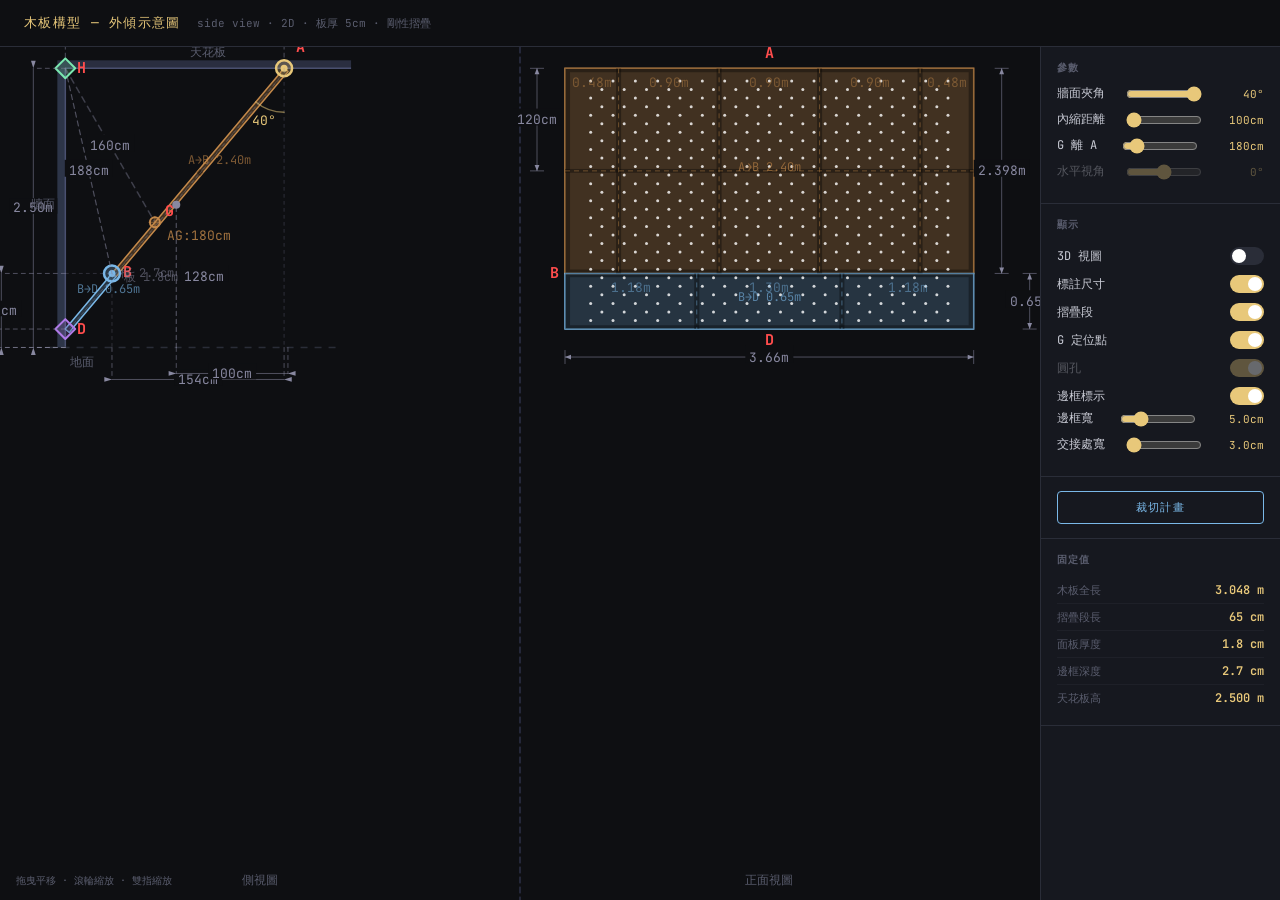
<file: index.html>
<!DOCTYPE html>
<html lang="zh-TW">
<head>
<meta charset="UTF-8">
<meta name="viewport" content="width=device-width, initial-scale=1.0">
<title>木板構型示意圖</title>
<link rel="stylesheet" href="Code/board_viz.css">
</head>
<body>
<header>
  <h1>木板構型 — 外傾示意圖</h1>
  <span>side view · 2D · 板厚 5cm · 剛性摺疊</span>
</header>
<div class="main">
  <div class="canvas-wrap">
    <canvas id="c"></canvas>
    <div class="hint">拖曳平移 · 滾輪縮放 · 雙指縮放</div>
  </div>
  <div class="panel">
    <div class="panel-section">
      <h2>參數</h2>
      <div class="param-row">
        <label>牆面夾角</label>
        <input type="range" id="angle" min="0" max="40" step="0.5" value="40">
        <span class="param-val" id="angleVal">40°</span>
      </div>
      <div class="param-row">
        <label>內縮距離</label>
        <input type="range" id="inward" min="100" max="150" step="5" value="100">
        <span class="param-val" id="inwardVal">100cm</span>
      </div>
      <div class="param-row">
        <label>G 離 A</label>
        <input type="range" id="gOffset" min="175" max="215" step="1" value="180">
        <span class="param-val" id="gOffsetVal">180cm</span>
      </div>
      <div class="param-row disabled">
        <label>水平視角</label>
        <input type="range" id="hViewAngle" min="-90" max="90" step="1" value="0">
        <span class="param-val" id="hViewAngleVal">0°</span>
      </div>

    </div>
    <div class="panel-section">
      <h2>顯示</h2>
      <div class="toggle-row"><label>3D 視圖</label><div class="toggle" id="tog3D"></div></div>
      <div class="toggle-row"><label>標註尺寸</label><div class="toggle on" id="togDims"></div></div>
      <div class="toggle-row"><label>摺疊段</label><div class="toggle on" id="togFold"></div></div>
      <div class="toggle-row"><label>G 定位點</label><div class="toggle on" id="togQuarter"></div></div>
      <div class="toggle-row disabled"><label>圓孔</label><div class="toggle on" id="togScrewHoles"></div></div>
      <div class="toggle-row"><label>邊框標示</label><div class="toggle on" id="togBorderMark"></div></div>
      <div class="param-row" id="borderMarkWidthRow">
        <label>邊框寬</label>
        <input type="range" id="borderMarkWidth" min="3.6" max="10" step="0.1" value="5">
        <span class="param-val" id="borderMarkWidthVal">5.0cm</span>
      </div>
      <div class="param-row" id="borderMarkJunctionWidthRow">
        <label>交接處寬</label>
        <input type="range" id="borderMarkJunctionWidth" min="3" max="5" step="0.1" value="3">
        <span class="param-val" id="borderMarkJunctionWidthVal">3.0cm</span>
      </div>
    </div>
    <div class="panel-section">
      <button class="cp-btn" id="btnCuttingPlan">裁切計畫</button>
    </div>
    <div class="panel-section">
      <h2>固定值</h2>
      <div class="stat-row"><span class="stat-label">木板全長</span><span class="stat-val yellow">3.048 m</span></div>
      <div class="stat-row"><span class="stat-label">摺疊段長</span><span class="stat-val yellow">65 cm</span></div>
      <div class="stat-row"><span class="stat-label">面板厚度</span><span class="stat-val yellow">1.8 cm</span></div>
      <div class="stat-row"><span class="stat-label">邊框深度</span><span class="stat-val yellow">2.7 cm</span></div>
      <div class="stat-row"><span class="stat-label">天花板高</span><span class="stat-val yellow">2.500 m</span></div>
    </div>
  </div>
</div>
<script type="module" src="Code/board_viz.js"></script>

<div class="cp-overlay" id="cuttingPlanModal">
  <div class="cp-box">
    <button class="cp-close" id="cpClose">×</button>
    <svg xmlns="http://www.w3.org/2000/svg" viewBox="0 0 760 385" style="max-width:100%;display:block;margin:0 auto">

      <!-- Title -->
      <text x="380" y="18" text-anchor="middle" font-size="12" font-weight="600" fill="#c8cad4" font-family="JetBrains Mono,monospace" letter-spacing=".08em">CUTTING PLAN — 244×122 CM PANELS · 5 MM KERF · 5 PANELS</text>

      <!-- Legend -->
      <rect x="198" y="28" width="11" height="11" fill="#C4894A" rx="2"/>
      <text x="214" y="38" font-size="10" fill="#8a8d9e" font-family="JetBrains Mono,monospace">主板 Main</text>
      <rect x="310" y="28" width="11" height="11" fill="#7AB8E8" rx="2"/>
      <text x="326" y="38" font-size="10" fill="#8a8d9e" font-family="JetBrains Mono,monospace">摺疊板 Fold</text>
      <rect x="432" y="28" width="11" height="11" fill="#1e2028" rx="2" stroke="#2a2d38" stroke-width="1"/>
      <text x="448" y="38" font-size="10" fill="#8a8d9e" font-family="JetBrains Mono,monospace">廢料 Waste</text>
      <line x1="540" y1="33" x2="570" y2="33" stroke="#5a5d6e" stroke-width="1" stroke-dasharray="3,2"/>
      <text x="575" y="38" font-size="10" fill="#8a8d9e" font-family="JetBrains Mono,monospace">鋸縫 Kerf</text>

      <!-- ── ROW 1 labels ── -->
      <text x="30"  y="60" font-size="10" fill="#5a5d6e" font-family="JetBrains Mono,monospace">Panel 1 — M2-A + M2-B</text>
      <text x="270" y="60" font-size="10" fill="#5a5d6e" font-family="JetBrains Mono,monospace">Panel 2 — M3-A + M3-B</text>
      <text x="510" y="60" font-size="10" fill="#5a5d6e" font-family="JetBrains Mono,monospace">Panel 3 — M4-A + M4-B</text>

      <!-- Panel 1 (M2-A + M2-B) -->
      <g transform="translate(30,65)">
        <rect x="0" y="0" width="220" height="110" fill="none" stroke="#2a2d38" stroke-width="1.5"/>
        <!-- M2-A (A端) -->
        <rect x="0" y="0" width="108" height="81" fill="#C4894A"/>
        <text x="54" y="34" text-anchor="middle" font-size="10" font-weight="600" fill="white" font-family="JetBrains Mono,monospace">M2-A</text>
        <text x="54" y="47" text-anchor="middle" font-size="8" fill="rgba(255,255,255,.7)" font-family="JetBrains Mono,monospace">90×119.9 cm</text>
        <!-- kerf (mid-frame seam) -->
        <line x1="108.5" y1="0" x2="108.5" y2="81" stroke="#5a5d6e" stroke-width=".75" stroke-dasharray="3,2"/>
        <!-- M2-B (B端) -->
        <rect x="109" y="0" width="108" height="81" fill="#C4894A"/>
        <text x="163" y="34" text-anchor="middle" font-size="10" font-weight="600" fill="white" font-family="JetBrains Mono,monospace">M2-B</text>
        <text x="163" y="47" text-anchor="middle" font-size="8" fill="rgba(255,255,255,.7)" font-family="JetBrains Mono,monospace">90×119.9 cm</text>
        <!-- end waste -->
        <rect x="217" y="0" width="3" height="81" fill="#1e2028"/>
        <line x1="0" y1="81.5" x2="220" y2="81.5" stroke="#5a5d6e" stroke-width=".75" stroke-dasharray="3,2"/>
        <rect x="0" y="82" width="220" height="28" fill="#1e2028"/>
        <text x="110" y="99" text-anchor="middle" font-size="8" fill="#3e4050" font-family="JetBrains Mono,monospace">waste 32 cm</text>
        <text x="108" y="122" text-anchor="middle" font-size="8" fill="#3e4050" font-family="JetBrains Mono,monospace">← 244 cm →</text>
        <text x="-3" y="41" text-anchor="end" font-size="8" fill="#C4894A" font-family="JetBrains Mono,monospace">90</text>
        <text x="-3" y="98" text-anchor="end" font-size="8" fill="#3e4050" font-family="JetBrains Mono,monospace">32</text>
      </g>

      <!-- Panel 2 (M3-A + M3-B) -->
      <g transform="translate(270,65)">
        <rect x="0" y="0" width="220" height="110" fill="none" stroke="#2a2d38" stroke-width="1.5"/>
        <rect x="0" y="0" width="108" height="81" fill="#C4894A"/>
        <text x="54" y="34" text-anchor="middle" font-size="10" font-weight="600" fill="white" font-family="JetBrains Mono,monospace">M3-A</text>
        <text x="54" y="47" text-anchor="middle" font-size="8" fill="rgba(255,255,255,.7)" font-family="JetBrains Mono,monospace">90×119.9 cm</text>
        <line x1="108.5" y1="0" x2="108.5" y2="81" stroke="#5a5d6e" stroke-width=".75" stroke-dasharray="3,2"/>
        <rect x="109" y="0" width="108" height="81" fill="#C4894A"/>
        <text x="163" y="34" text-anchor="middle" font-size="10" font-weight="600" fill="white" font-family="JetBrains Mono,monospace">M3-B</text>
        <text x="163" y="47" text-anchor="middle" font-size="8" fill="rgba(255,255,255,.7)" font-family="JetBrains Mono,monospace">90×119.9 cm</text>
        <rect x="217" y="0" width="3" height="81" fill="#1e2028"/>
        <line x1="0" y1="81.5" x2="220" y2="81.5" stroke="#5a5d6e" stroke-width=".75" stroke-dasharray="3,2"/>
        <rect x="0" y="82" width="220" height="28" fill="#1e2028"/>
        <text x="110" y="99" text-anchor="middle" font-size="8" fill="#3e4050" font-family="JetBrains Mono,monospace">waste 32 cm</text>
      </g>

      <!-- Panel 3 (M4-A + M4-B) -->
      <g transform="translate(510,65)">
        <rect x="0" y="0" width="220" height="110" fill="none" stroke="#2a2d38" stroke-width="1.5"/>
        <rect x="0" y="0" width="108" height="81" fill="#C4894A"/>
        <text x="54" y="34" text-anchor="middle" font-size="10" font-weight="600" fill="white" font-family="JetBrains Mono,monospace">M4-A</text>
        <text x="54" y="47" text-anchor="middle" font-size="8" fill="rgba(255,255,255,.7)" font-family="JetBrains Mono,monospace">90×119.9 cm</text>
        <line x1="108.5" y1="0" x2="108.5" y2="81" stroke="#5a5d6e" stroke-width=".75" stroke-dasharray="3,2"/>
        <rect x="109" y="0" width="108" height="81" fill="#C4894A"/>
        <text x="163" y="34" text-anchor="middle" font-size="10" font-weight="600" fill="white" font-family="JetBrains Mono,monospace">M4-B</text>
        <text x="163" y="47" text-anchor="middle" font-size="8" fill="rgba(255,255,255,.7)" font-family="JetBrains Mono,monospace">90×119.9 cm</text>
        <rect x="217" y="0" width="3" height="81" fill="#1e2028"/>
        <line x1="0" y1="81.5" x2="220" y2="81.5" stroke="#5a5d6e" stroke-width=".75" stroke-dasharray="3,2"/>
        <rect x="0" y="82" width="220" height="28" fill="#1e2028"/>
        <text x="110" y="99" text-anchor="middle" font-size="8" fill="#3e4050" font-family="JetBrains Mono,monospace">waste 32 cm</text>
      </g>

      <!-- ── ROW 2 labels ── -->
      <text x="150" y="205" font-size="10" fill="#5a5d6e" font-family="JetBrains Mono,monospace">Panel 4 — F1 + F3 + M1-A + M1-B</text>
      <text x="390" y="205" font-size="10" fill="#5a5d6e" font-family="JetBrains Mono,monospace">Panel 5 — F2 + M5-A + M5-B</text>

      <!-- Panel 4 (F1 + F3 + M1-A + M1-B) -->
      <g transform="translate(150,210)">
        <rect x="0" y="0" width="220" height="110" fill="none" stroke="#2a2d38" stroke-width="1.5"/>
        <!-- F1 -->
        <rect x="0" y="0" width="106" height="59" fill="#7AB8E8"/>
        <text x="53" y="25" text-anchor="middle" font-size="11" font-weight="600" fill="white" font-family="JetBrains Mono,monospace">F1</text>
        <text x="53" y="38" text-anchor="middle" font-size="8" fill="rgba(255,255,255,.8)" font-family="JetBrains Mono,monospace">118 × 65 cm</text>
        <!-- kerf v -->
        <line x1="106.5" y1="0" x2="106.5" y2="59" stroke="#5a5d6e" stroke-width=".75" stroke-dasharray="3,2"/>
        <!-- F3 -->
        <rect x="107" y="0" width="106" height="59" fill="#7AB8E8"/>
        <text x="160" y="25" text-anchor="middle" font-size="11" font-weight="600" fill="white" font-family="JetBrains Mono,monospace">F3</text>
        <text x="160" y="38" text-anchor="middle" font-size="8" fill="rgba(255,255,255,.8)" font-family="JetBrains Mono,monospace">118 × 65 cm</text>
        <!-- 7 cm waste end for F row -->
        <rect x="213" y="0" width="7" height="59" fill="#1e2028"/>
        <!-- kerf h -->
        <line x1="0" y1="59.5" x2="220" y2="59.5" stroke="#5a5d6e" stroke-width=".75" stroke-dasharray="3,2"/>
        <!-- M1-A -->
        <rect x="0" y="60" width="108" height="43" fill="#C4894A"/>
        <text x="54" y="76" text-anchor="middle" font-size="10" font-weight="600" fill="white" font-family="JetBrains Mono,monospace">M1-A</text>
        <text x="54" y="88" text-anchor="middle" font-size="8" fill="rgba(255,255,255,.7)" font-family="JetBrains Mono,monospace">48×119.9 cm</text>
        <!-- kerf v (mid-frame seam) -->
        <line x1="108.5" y1="60" x2="108.5" y2="103" stroke="#5a5d6e" stroke-width=".75" stroke-dasharray="3,2"/>
        <!-- M1-B -->
        <rect x="109" y="60" width="108" height="43" fill="#C4894A"/>
        <text x="163" y="76" text-anchor="middle" font-size="10" font-weight="600" fill="white" font-family="JetBrains Mono,monospace">M1-B</text>
        <text x="163" y="88" text-anchor="middle" font-size="8" fill="rgba(255,255,255,.7)" font-family="JetBrains Mono,monospace">48×119.9 cm</text>
        <!-- end waste for M row -->
        <rect x="217" y="60" width="3" height="43" fill="#1e2028"/>
        <!-- bottom waste -->
        <line x1="0" y1="103.5" x2="220" y2="103.5" stroke="#5a5d6e" stroke-width=".75" stroke-dasharray="3,2"/>
        <rect x="0" y="104" width="220" height="6" fill="#1e2028"/>
        <!-- dim labels -->
        <text x="53"  y="-4" text-anchor="middle" font-size="8" fill="#7AB8E8" font-family="JetBrains Mono,monospace">118 cm</text>
        <text x="160" y="-4" text-anchor="middle" font-size="8" fill="#7AB8E8" font-family="JetBrains Mono,monospace">118 cm</text>
        <text x="-3" y="30" text-anchor="end" font-size="8" fill="#7AB8E8" font-family="JetBrains Mono,monospace">65</text>
        <text x="-3" y="82" text-anchor="end" font-size="8" fill="#C4894A" font-family="JetBrains Mono,monospace">48</text>
      </g>

      <!-- Panel 5 (F2 + M5-A + M5-B) -->
      <g transform="translate(390,210)">
        <rect x="0" y="0" width="220" height="110" fill="none" stroke="#2a2d38" stroke-width="1.5"/>
        <!-- F2 -->
        <rect x="0" y="0" width="117" height="59" fill="#7AB8E8"/>
        <text x="58" y="25" text-anchor="middle" font-size="11" font-weight="600" fill="white" font-family="JetBrains Mono,monospace">F2</text>
        <text x="58" y="38" text-anchor="middle" font-size="8" fill="rgba(255,255,255,.8)" font-family="JetBrains Mono,monospace">130 × 65 cm</text>
        <!-- kerf v -->
        <line x1="117.5" y1="0" x2="117.5" y2="59" stroke="#5a5d6e" stroke-width=".75" stroke-dasharray="3,2"/>
        <!-- waste right -->
        <rect x="118" y="0" width="102" height="59" fill="#1e2028"/>
        <text x="169" y="33" text-anchor="middle" font-size="8" fill="#3e4050" font-family="JetBrains Mono,monospace">waste 113.5 cm</text>
        <!-- kerf h -->
        <line x1="0" y1="59.5" x2="220" y2="59.5" stroke="#5a5d6e" stroke-width=".75" stroke-dasharray="3,2"/>
        <!-- M5-A -->
        <rect x="0" y="60" width="108" height="43" fill="#C4894A"/>
        <text x="54" y="76" text-anchor="middle" font-size="10" font-weight="600" fill="white" font-family="JetBrains Mono,monospace">M5-A</text>
        <text x="54" y="88" text-anchor="middle" font-size="8" fill="rgba(255,255,255,.7)" font-family="JetBrains Mono,monospace">48×119.9 cm</text>
        <!-- kerf v (mid-frame seam) -->
        <line x1="108.5" y1="60" x2="108.5" y2="103" stroke="#5a5d6e" stroke-width=".75" stroke-dasharray="3,2"/>
        <!-- M5-B -->
        <rect x="109" y="60" width="108" height="43" fill="#C4894A"/>
        <text x="163" y="76" text-anchor="middle" font-size="10" font-weight="600" fill="white" font-family="JetBrains Mono,monospace">M5-B</text>
        <text x="163" y="88" text-anchor="middle" font-size="8" fill="rgba(255,255,255,.7)" font-family="JetBrains Mono,monospace">48×119.9 cm</text>
        <!-- end waste for M row -->
        <rect x="217" y="60" width="3" height="43" fill="#1e2028"/>
        <line x1="0" y1="103.5" x2="220" y2="103.5" stroke="#5a5d6e" stroke-width=".75" stroke-dasharray="3,2"/>
        <rect x="0" y="104" width="220" height="6" fill="#1e2028"/>
        <!-- dim labels -->
        <text x="58"  y="-4" text-anchor="middle" font-size="8" fill="#7AB8E8" font-family="JetBrains Mono,monospace">130 cm</text>
        <text x="-3" y="30" text-anchor="end" font-size="8" fill="#7AB8E8" font-family="JetBrains Mono,monospace">65</text>
        <text x="-3" y="82" text-anchor="end" font-size="8" fill="#C4894A" font-family="JetBrains Mono,monospace">48</text>
      </g>

      <!-- Footer note -->
      <text x="380" y="353" text-anchor="middle" font-size="9" fill="#3e4050" font-family="JetBrains Mono,monospace">Panels 1–3 identical layout · All piece dimensions in cm · scale ≈ 0.9 px/cm</text>
    </svg>
  </div>
</div>
</body>
</html>
</file>
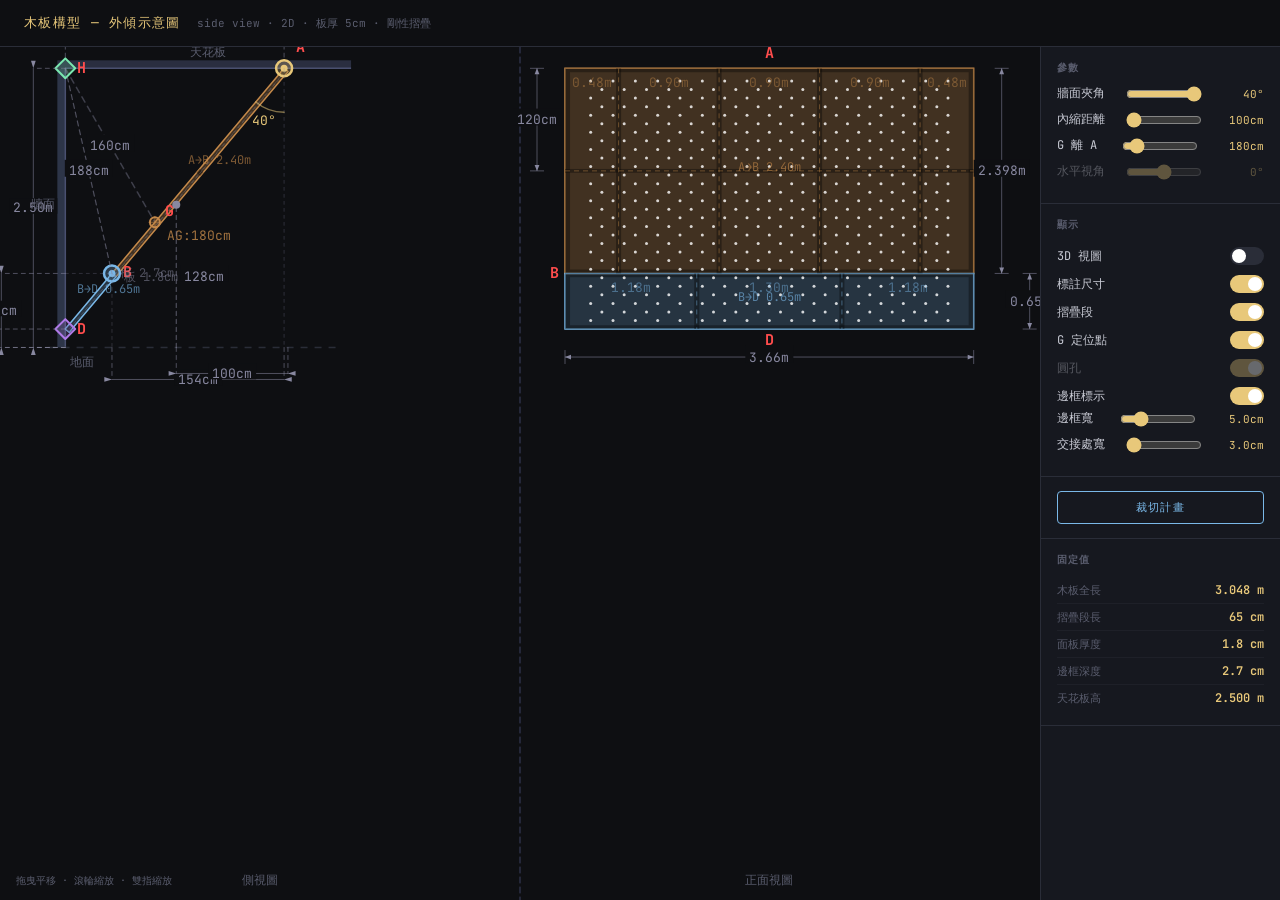
<file: Code/board_viz.html>
<!DOCTYPE html>
<html lang="zh-TW">
<head>
<meta charset="UTF-8">
<meta name="viewport" content="width=device-width, initial-scale=1.0">
<title>木板構型示意圖</title>
<link rel="stylesheet" href="board_viz.css">
</head>
<body>
<header>
  <h1>木板構型 — 外傾示意圖</h1>
  <span>side view · 2D · 板厚 5cm · 剛性摺疊</span>
</header>
<div class="main">
  <div class="canvas-wrap">
    <canvas id="c"></canvas>
    <div class="hint">拖曳平移 · 滾輪縮放 · 雙指縮放</div>
  </div>
  <div class="panel">
    <div class="panel-section">
      <h2>參數</h2>
      <div class="param-row">
        <label>牆面夾角</label>
        <input type="range" id="angle" min="0" max="40" step="0.5" value="40">
        <span class="param-val" id="angleVal">40°</span>
      </div>
      <div class="param-row">
        <label>內縮距離</label>
        <input type="range" id="inward" min="100" max="150" step="5" value="100">
        <span class="param-val" id="inwardVal">100cm</span>
      </div>
      <div class="param-row">
        <label>G 離 A</label>
        <input type="range" id="gOffset" min="175" max="215" step="1" value="180">
        <span class="param-val" id="gOffsetVal">180cm</span>
      </div>
      <div class="param-row disabled">
        <label>水平視角</label>
        <input type="range" id="hViewAngle" min="-90" max="90" step="1" value="0">
        <span class="param-val" id="hViewAngleVal">0°</span>
      </div>

    </div>
    <div class="panel-section">
      <h2>顯示</h2>
      <div class="toggle-row"><label>3D 視圖</label><div class="toggle" id="tog3D"></div></div>
      <div class="toggle-row"><label>標註尺寸</label><div class="toggle on" id="togDims"></div></div>
      <div class="toggle-row"><label>摺疊段</label><div class="toggle on" id="togFold"></div></div>
      <div class="toggle-row"><label>G 定位點</label><div class="toggle on" id="togQuarter"></div></div>
      <div class="toggle-row disabled"><label>圓孔</label><div class="toggle on" id="togScrewHoles"></div></div>
      <div class="toggle-row"><label>邊框標示</label><div class="toggle on" id="togBorderMark"></div></div>
      <div class="param-row" id="borderMarkWidthRow">
        <label>邊框寬</label>
        <input type="range" id="borderMarkWidth" min="3.6" max="10" step="0.1" value="5">
        <span class="param-val" id="borderMarkWidthVal">5.0cm</span>
      </div>
      <div class="param-row" id="borderMarkJunctionWidthRow">
        <label>交接處寬</label>
        <input type="range" id="borderMarkJunctionWidth" min="3" max="5" step="0.1" value="3">
        <span class="param-val" id="borderMarkJunctionWidthVal">3.0cm</span>
      </div>
    </div>
    <div class="panel-section">
      <button class="cp-btn" id="btnCuttingPlan">裁切計畫</button>
    </div>
    <div class="panel-section">
      <h2>固定值</h2>
      <div class="stat-row"><span class="stat-label">木板全長</span><span class="stat-val yellow">3.048 m</span></div>
      <div class="stat-row"><span class="stat-label">摺疊段長</span><span class="stat-val yellow">65 cm</span></div>
      <div class="stat-row"><span class="stat-label">面板厚度</span><span class="stat-val yellow">1.8 cm</span></div>
      <div class="stat-row"><span class="stat-label">邊框深度</span><span class="stat-val yellow">2.7 cm</span></div>
      <div class="stat-row"><span class="stat-label">天花板高</span><span class="stat-val yellow">2.500 m</span></div>
    </div>
  </div>
</div>
<script type="module" src="board_viz.js"></script>

<div class="cp-overlay" id="cuttingPlanModal">
  <div class="cp-box">
    <button class="cp-close" id="cpClose">×</button>
    <svg xmlns="http://www.w3.org/2000/svg" viewBox="0 0 760 385" style="max-width:100%;display:block;margin:0 auto">

      <!-- Title -->
      <text x="380" y="18" text-anchor="middle" font-size="12" font-weight="600" fill="#c8cad4" font-family="JetBrains Mono,monospace" letter-spacing=".08em">CUTTING PLAN — 244×122 CM PANELS · 5 MM KERF · 5 PANELS</text>

      <!-- Legend -->
      <rect x="198" y="28" width="11" height="11" fill="#C4894A" rx="2"/>
      <text x="214" y="38" font-size="10" fill="#8a8d9e" font-family="JetBrains Mono,monospace">主板 Main</text>
      <rect x="310" y="28" width="11" height="11" fill="#7AB8E8" rx="2"/>
      <text x="326" y="38" font-size="10" fill="#8a8d9e" font-family="JetBrains Mono,monospace">摺疊板 Fold</text>
      <rect x="432" y="28" width="11" height="11" fill="#1e2028" rx="2" stroke="#2a2d38" stroke-width="1"/>
      <text x="448" y="38" font-size="10" fill="#8a8d9e" font-family="JetBrains Mono,monospace">廢料 Waste</text>
      <line x1="540" y1="33" x2="570" y2="33" stroke="#5a5d6e" stroke-width="1" stroke-dasharray="3,2"/>
      <text x="575" y="38" font-size="10" fill="#8a8d9e" font-family="JetBrains Mono,monospace">鋸縫 Kerf</text>

      <!-- ── ROW 1 labels ── -->
      <text x="30"  y="60" font-size="10" fill="#5a5d6e" font-family="JetBrains Mono,monospace">Panel 1 — M2-A + M2-B</text>
      <text x="270" y="60" font-size="10" fill="#5a5d6e" font-family="JetBrains Mono,monospace">Panel 2 — M3-A + M3-B</text>
      <text x="510" y="60" font-size="10" fill="#5a5d6e" font-family="JetBrains Mono,monospace">Panel 3 — M4-A + M4-B</text>

      <!-- Panel 1 (M2-A + M2-B) -->
      <g transform="translate(30,65)">
        <rect x="0" y="0" width="220" height="110" fill="none" stroke="#2a2d38" stroke-width="1.5"/>
        <!-- M2-A (A端) -->
        <rect x="0" y="0" width="108" height="81" fill="#C4894A"/>
        <text x="54" y="34" text-anchor="middle" font-size="10" font-weight="600" fill="white" font-family="JetBrains Mono,monospace">M2-A</text>
        <text x="54" y="47" text-anchor="middle" font-size="8" fill="rgba(255,255,255,.7)" font-family="JetBrains Mono,monospace">90×119.9 cm</text>
        <!-- kerf (mid-frame seam) -->
        <line x1="108.5" y1="0" x2="108.5" y2="81" stroke="#5a5d6e" stroke-width=".75" stroke-dasharray="3,2"/>
        <!-- M2-B (B端) -->
        <rect x="109" y="0" width="108" height="81" fill="#C4894A"/>
        <text x="163" y="34" text-anchor="middle" font-size="10" font-weight="600" fill="white" font-family="JetBrains Mono,monospace">M2-B</text>
        <text x="163" y="47" text-anchor="middle" font-size="8" fill="rgba(255,255,255,.7)" font-family="JetBrains Mono,monospace">90×119.9 cm</text>
        <!-- end waste -->
        <rect x="217" y="0" width="3" height="81" fill="#1e2028"/>
        <line x1="0" y1="81.5" x2="220" y2="81.5" stroke="#5a5d6e" stroke-width=".75" stroke-dasharray="3,2"/>
        <rect x="0" y="82" width="220" height="28" fill="#1e2028"/>
        <text x="110" y="99" text-anchor="middle" font-size="8" fill="#3e4050" font-family="JetBrains Mono,monospace">waste 32 cm</text>
        <text x="108" y="122" text-anchor="middle" font-size="8" fill="#3e4050" font-family="JetBrains Mono,monospace">← 244 cm →</text>
        <text x="-3" y="41" text-anchor="end" font-size="8" fill="#C4894A" font-family="JetBrains Mono,monospace">90</text>
        <text x="-3" y="98" text-anchor="end" font-size="8" fill="#3e4050" font-family="JetBrains Mono,monospace">32</text>
      </g>

      <!-- Panel 2 (M3-A + M3-B) -->
      <g transform="translate(270,65)">
        <rect x="0" y="0" width="220" height="110" fill="none" stroke="#2a2d38" stroke-width="1.5"/>
        <rect x="0" y="0" width="108" height="81" fill="#C4894A"/>
        <text x="54" y="34" text-anchor="middle" font-size="10" font-weight="600" fill="white" font-family="JetBrains Mono,monospace">M3-A</text>
        <text x="54" y="47" text-anchor="middle" font-size="8" fill="rgba(255,255,255,.7)" font-family="JetBrains Mono,monospace">90×119.9 cm</text>
        <line x1="108.5" y1="0" x2="108.5" y2="81" stroke="#5a5d6e" stroke-width=".75" stroke-dasharray="3,2"/>
        <rect x="109" y="0" width="108" height="81" fill="#C4894A"/>
        <text x="163" y="34" text-anchor="middle" font-size="10" font-weight="600" fill="white" font-family="JetBrains Mono,monospace">M3-B</text>
        <text x="163" y="47" text-anchor="middle" font-size="8" fill="rgba(255,255,255,.7)" font-family="JetBrains Mono,monospace">90×119.9 cm</text>
        <rect x="217" y="0" width="3" height="81" fill="#1e2028"/>
        <line x1="0" y1="81.5" x2="220" y2="81.5" stroke="#5a5d6e" stroke-width=".75" stroke-dasharray="3,2"/>
        <rect x="0" y="82" width="220" height="28" fill="#1e2028"/>
        <text x="110" y="99" text-anchor="middle" font-size="8" fill="#3e4050" font-family="JetBrains Mono,monospace">waste 32 cm</text>
      </g>

      <!-- Panel 3 (M4-A + M4-B) -->
      <g transform="translate(510,65)">
        <rect x="0" y="0" width="220" height="110" fill="none" stroke="#2a2d38" stroke-width="1.5"/>
        <rect x="0" y="0" width="108" height="81" fill="#C4894A"/>
        <text x="54" y="34" text-anchor="middle" font-size="10" font-weight="600" fill="white" font-family="JetBrains Mono,monospace">M4-A</text>
        <text x="54" y="47" text-anchor="middle" font-size="8" fill="rgba(255,255,255,.7)" font-family="JetBrains Mono,monospace">90×119.9 cm</text>
        <line x1="108.5" y1="0" x2="108.5" y2="81" stroke="#5a5d6e" stroke-width=".75" stroke-dasharray="3,2"/>
        <rect x="109" y="0" width="108" height="81" fill="#C4894A"/>
        <text x="163" y="34" text-anchor="middle" font-size="10" font-weight="600" fill="white" font-family="JetBrains Mono,monospace">M4-B</text>
        <text x="163" y="47" text-anchor="middle" font-size="8" fill="rgba(255,255,255,.7)" font-family="JetBrains Mono,monospace">90×119.9 cm</text>
        <rect x="217" y="0" width="3" height="81" fill="#1e2028"/>
        <line x1="0" y1="81.5" x2="220" y2="81.5" stroke="#5a5d6e" stroke-width=".75" stroke-dasharray="3,2"/>
        <rect x="0" y="82" width="220" height="28" fill="#1e2028"/>
        <text x="110" y="99" text-anchor="middle" font-size="8" fill="#3e4050" font-family="JetBrains Mono,monospace">waste 32 cm</text>
      </g>

      <!-- ── ROW 2 labels ── -->
      <text x="150" y="205" font-size="10" fill="#5a5d6e" font-family="JetBrains Mono,monospace">Panel 4 — F1 + F3 + M1-A + M1-B</text>
      <text x="390" y="205" font-size="10" fill="#5a5d6e" font-family="JetBrains Mono,monospace">Panel 5 — F2 + M5-A + M5-B</text>

      <!-- Panel 4 (F1 + F3 + M1-A + M1-B) -->
      <g transform="translate(150,210)">
        <rect x="0" y="0" width="220" height="110" fill="none" stroke="#2a2d38" stroke-width="1.5"/>
        <!-- F1 -->
        <rect x="0" y="0" width="106" height="59" fill="#7AB8E8"/>
        <text x="53" y="25" text-anchor="middle" font-size="11" font-weight="600" fill="white" font-family="JetBrains Mono,monospace">F1</text>
        <text x="53" y="38" text-anchor="middle" font-size="8" fill="rgba(255,255,255,.8)" font-family="JetBrains Mono,monospace">118 × 65 cm</text>
        <!-- kerf v -->
        <line x1="106.5" y1="0" x2="106.5" y2="59" stroke="#5a5d6e" stroke-width=".75" stroke-dasharray="3,2"/>
        <!-- F3 -->
        <rect x="107" y="0" width="106" height="59" fill="#7AB8E8"/>
        <text x="160" y="25" text-anchor="middle" font-size="11" font-weight="600" fill="white" font-family="JetBrains Mono,monospace">F3</text>
        <text x="160" y="38" text-anchor="middle" font-size="8" fill="rgba(255,255,255,.8)" font-family="JetBrains Mono,monospace">118 × 65 cm</text>
        <!-- 7 cm waste end for F row -->
        <rect x="213" y="0" width="7" height="59" fill="#1e2028"/>
        <!-- kerf h -->
        <line x1="0" y1="59.5" x2="220" y2="59.5" stroke="#5a5d6e" stroke-width=".75" stroke-dasharray="3,2"/>
        <!-- M1-A -->
        <rect x="0" y="60" width="108" height="43" fill="#C4894A"/>
        <text x="54" y="76" text-anchor="middle" font-size="10" font-weight="600" fill="white" font-family="JetBrains Mono,monospace">M1-A</text>
        <text x="54" y="88" text-anchor="middle" font-size="8" fill="rgba(255,255,255,.7)" font-family="JetBrains Mono,monospace">48×119.9 cm</text>
        <!-- kerf v (mid-frame seam) -->
        <line x1="108.5" y1="60" x2="108.5" y2="103" stroke="#5a5d6e" stroke-width=".75" stroke-dasharray="3,2"/>
        <!-- M1-B -->
        <rect x="109" y="60" width="108" height="43" fill="#C4894A"/>
        <text x="163" y="76" text-anchor="middle" font-size="10" font-weight="600" fill="white" font-family="JetBrains Mono,monospace">M1-B</text>
        <text x="163" y="88" text-anchor="middle" font-size="8" fill="rgba(255,255,255,.7)" font-family="JetBrains Mono,monospace">48×119.9 cm</text>
        <!-- end waste for M row -->
        <rect x="217" y="60" width="3" height="43" fill="#1e2028"/>
        <!-- bottom waste -->
        <line x1="0" y1="103.5" x2="220" y2="103.5" stroke="#5a5d6e" stroke-width=".75" stroke-dasharray="3,2"/>
        <rect x="0" y="104" width="220" height="6" fill="#1e2028"/>
        <!-- dim labels -->
        <text x="53"  y="-4" text-anchor="middle" font-size="8" fill="#7AB8E8" font-family="JetBrains Mono,monospace">118 cm</text>
        <text x="160" y="-4" text-anchor="middle" font-size="8" fill="#7AB8E8" font-family="JetBrains Mono,monospace">118 cm</text>
        <text x="-3" y="30" text-anchor="end" font-size="8" fill="#7AB8E8" font-family="JetBrains Mono,monospace">65</text>
        <text x="-3" y="82" text-anchor="end" font-size="8" fill="#C4894A" font-family="JetBrains Mono,monospace">48</text>
      </g>

      <!-- Panel 5 (F2 + M5-A + M5-B) -->
      <g transform="translate(390,210)">
        <rect x="0" y="0" width="220" height="110" fill="none" stroke="#2a2d38" stroke-width="1.5"/>
        <!-- F2 -->
        <rect x="0" y="0" width="117" height="59" fill="#7AB8E8"/>
        <text x="58" y="25" text-anchor="middle" font-size="11" font-weight="600" fill="white" font-family="JetBrains Mono,monospace">F2</text>
        <text x="58" y="38" text-anchor="middle" font-size="8" fill="rgba(255,255,255,.8)" font-family="JetBrains Mono,monospace">130 × 65 cm</text>
        <!-- kerf v -->
        <line x1="117.5" y1="0" x2="117.5" y2="59" stroke="#5a5d6e" stroke-width=".75" stroke-dasharray="3,2"/>
        <!-- waste right -->
        <rect x="118" y="0" width="102" height="59" fill="#1e2028"/>
        <text x="169" y="33" text-anchor="middle" font-size="8" fill="#3e4050" font-family="JetBrains Mono,monospace">waste 113.5 cm</text>
        <!-- kerf h -->
        <line x1="0" y1="59.5" x2="220" y2="59.5" stroke="#5a5d6e" stroke-width=".75" stroke-dasharray="3,2"/>
        <!-- M5-A -->
        <rect x="0" y="60" width="108" height="43" fill="#C4894A"/>
        <text x="54" y="76" text-anchor="middle" font-size="10" font-weight="600" fill="white" font-family="JetBrains Mono,monospace">M5-A</text>
        <text x="54" y="88" text-anchor="middle" font-size="8" fill="rgba(255,255,255,.7)" font-family="JetBrains Mono,monospace">48×119.9 cm</text>
        <!-- kerf v (mid-frame seam) -->
        <line x1="108.5" y1="60" x2="108.5" y2="103" stroke="#5a5d6e" stroke-width=".75" stroke-dasharray="3,2"/>
        <!-- M5-B -->
        <rect x="109" y="60" width="108" height="43" fill="#C4894A"/>
        <text x="163" y="76" text-anchor="middle" font-size="10" font-weight="600" fill="white" font-family="JetBrains Mono,monospace">M5-B</text>
        <text x="163" y="88" text-anchor="middle" font-size="8" fill="rgba(255,255,255,.7)" font-family="JetBrains Mono,monospace">48×119.9 cm</text>
        <!-- end waste for M row -->
        <rect x="217" y="60" width="3" height="43" fill="#1e2028"/>
        <line x1="0" y1="103.5" x2="220" y2="103.5" stroke="#5a5d6e" stroke-width=".75" stroke-dasharray="3,2"/>
        <rect x="0" y="104" width="220" height="6" fill="#1e2028"/>
        <!-- dim labels -->
        <text x="58"  y="-4" text-anchor="middle" font-size="8" fill="#7AB8E8" font-family="JetBrains Mono,monospace">130 cm</text>
        <text x="-3" y="30" text-anchor="end" font-size="8" fill="#7AB8E8" font-family="JetBrains Mono,monospace">65</text>
        <text x="-3" y="82" text-anchor="end" font-size="8" fill="#C4894A" font-family="JetBrains Mono,monospace">48</text>
      </g>

      <!-- Footer note -->
      <text x="380" y="353" text-anchor="middle" font-size="9" fill="#3e4050" font-family="JetBrains Mono,monospace">Panels 1–3 identical layout · All piece dimensions in cm · scale ≈ 0.9 px/cm</text>
    </svg>
  </div>
</div>
</body>
</html>
</file>
<file: Code/board_viz.css>
@import url('https://fonts.googleapis.com/css2?family=JetBrains+Mono:wght@300;400;600;700&family=Noto+Sans+TC:wght@300;400;500&display=swap');
:root{--bg:#0e0f12;--surface:#16181f;--border:#2a2d38;--accent:#e8c87a;--accent2:#7ab8e8;--accent3:#7ae8b0;--text:#c8cad4;--dim:#5a5d6e;}
*{margin:0;padding:0;box-sizing:border-box;}
body{background:var(--bg);color:var(--text);font-family:'Noto Sans TC',sans-serif;min-height:100vh;display:flex;flex-direction:column;}
header{padding:14px 24px;border-bottom:1px solid var(--border);display:flex;align-items:center;gap:16px;}
header h1{font-family:'JetBrains Mono',monospace;font-size:13px;font-weight:400;color:var(--accent);letter-spacing:.1em;text-transform:uppercase;}
header span{font-size:11px;color:var(--dim);font-family:'JetBrains Mono',monospace;}
.main{display:flex;flex:1;}
.canvas-wrap{flex:1;position:relative;min-height:0;}
canvas{display:block;width:100%;}
.panel{width:240px;background:var(--surface);border-left:1px solid var(--border);display:flex;flex-direction:column;overflow-y:auto;}
.panel-section{padding:14px 16px;border-bottom:1px solid var(--border);}
.panel-section h2{font-family:'JetBrains Mono',monospace;font-size:10px;font-weight:600;letter-spacing:.12em;text-transform:uppercase;color:var(--dim);margin-bottom:10px;}
.param-row{display:flex;justify-content:space-between;align-items:center;margin-bottom:9px;}
.param-row label{font-size:12px;color:var(--text);font-family:'JetBrains Mono',monospace;}
.param-row input[type=range]{width:76px;accent-color:var(--accent);cursor:pointer;}
.param-val{font-size:11px;font-family:'JetBrains Mono',monospace;color:var(--accent);min-width:42px;text-align:right;}
.stat-row{display:flex;justify-content:space-between;align-items:baseline;padding:5px 0;border-bottom:1px solid #1e2028;}
.stat-row:last-child{border-bottom:none;}
.stat-label{font-size:11px;color:var(--dim);font-family:'JetBrains Mono',monospace;}
.stat-val{font-size:12px;font-family:'JetBrains Mono',monospace;font-weight:600;}
.stat-val.green{color:var(--accent3);}.stat-val.yellow{color:var(--accent);}
.stat-val.blue{color:var(--accent2);}.stat-val.red{color:#e87a7a;}
.toggle-row{display:flex;justify-content:space-between;align-items:center;padding:5px 0;}
.param-row.disabled,.toggle-row.disabled{opacity:0.35;pointer-events:none;}
.toggle-row label{font-size:12px;font-family:'JetBrains Mono',monospace;}
.toggle{width:34px;height:18px;background:var(--border);border-radius:9px;cursor:pointer;position:relative;transition:background .2s;}
.toggle.on{background:var(--accent);}
.toggle::after{content:'';position:absolute;width:14px;height:14px;background:white;border-radius:50%;top:2px;left:2px;transition:transform .2s;}
.toggle.on::after{transform:translateX(16px);}
.legend{display:flex;flex-direction:column;gap:5px;}
.legend-item{display:flex;align-items:center;gap:8px;font-size:11px;font-family:'JetBrains Mono',monospace;}
.legend-dot{width:10px;height:10px;border-radius:50%;flex-shrink:0;}
.legend-dia{width:10px;height:10px;transform:rotate(45deg);flex-shrink:0;display:inline-block;}
.ok{padding:7px 10px;background:rgba(122,232,176,.08);border:1px solid rgba(122,232,176,.25);border-radius:4px;font-size:11px;font-family:'JetBrains Mono',monospace;color:var(--accent3);margin-top:8px;}
.hint{position:absolute;bottom:12px;left:16px;font-size:10px;font-family:'JetBrains Mono',monospace;color:var(--dim);pointer-events:none;}

/* ── Cutting plan button ────────────────────────────────────────────────────── */
.cp-btn{display:block;width:100%;padding:8px 0;background:transparent;border:1px solid var(--accent2);border-radius:4px;color:var(--accent2);font-family:'JetBrains Mono',monospace;font-size:11px;letter-spacing:.1em;text-transform:uppercase;cursor:pointer;transition:background .15s;}
.cp-btn:hover{background:rgba(122,184,232,.1);}

/* ── Cutting plan modal ─────────────────────────────────────────────────────── */
.cp-overlay{display:none;position:fixed;inset:0;background:rgba(0,0,0,.78);z-index:100;align-items:center;justify-content:center;}
.cp-overlay.open{display:flex;}
.cp-box{background:var(--surface);border:1px solid var(--border);border-radius:8px;max-width:820px;width:96vw;max-height:92vh;overflow-y:auto;position:relative;padding:28px 24px 20px;}
.cp-close{position:absolute;top:10px;right:14px;background:none;border:none;color:var(--dim);font-size:22px;line-height:1;cursor:pointer;font-family:monospace;}
.cp-close:hover{color:var(--text);}

/* ── Phone portrait: panel below canvas ────────────────────────────────────── */
@media (max-width: 640px) and (orientation: portrait) {
  header{padding:10px 14px;flex-wrap:wrap;gap:4px;}
  header h1{font-size:11px;}
  header span{font-size:10px;}

  .main{flex-direction:column;}
  .panel{width:100%;border-left:none;border-top:1px solid var(--border);flex-direction:row;flex-wrap:wrap;}
  .panel-section{flex:1 1 150px;border-bottom:none;border-right:1px solid var(--border);padding:10px 12px;}
  .panel-section:last-child{border-right:none;}

  .param-row label{font-size:11px;}
  .param-row input[type=range]{width:60px;}
  .stat-label,.stat-val{font-size:10px;}
  .toggle-row label{font-size:11px;}
  .hint{font-size:9px;bottom:6px;left:10px;}
}

/* ── Phone landscape: panel on right (compact) ─────────────────────────────── */
@media (max-height: 500px) and (orientation: landscape) {
  header{padding:6px 16px;}
  .panel{width:180px;}
  .panel-section{padding:8px 10px;}
  .panel-section h2{margin-bottom:6px;}
  .param-row label{font-size:11px;}
  .param-row input[type=range]{width:56px;}
  .stat-label,.stat-val{font-size:10px;}
  .toggle-row label{font-size:11px;}
  .hint{font-size:9px;bottom:6px;left:10px;}
}
</file>
